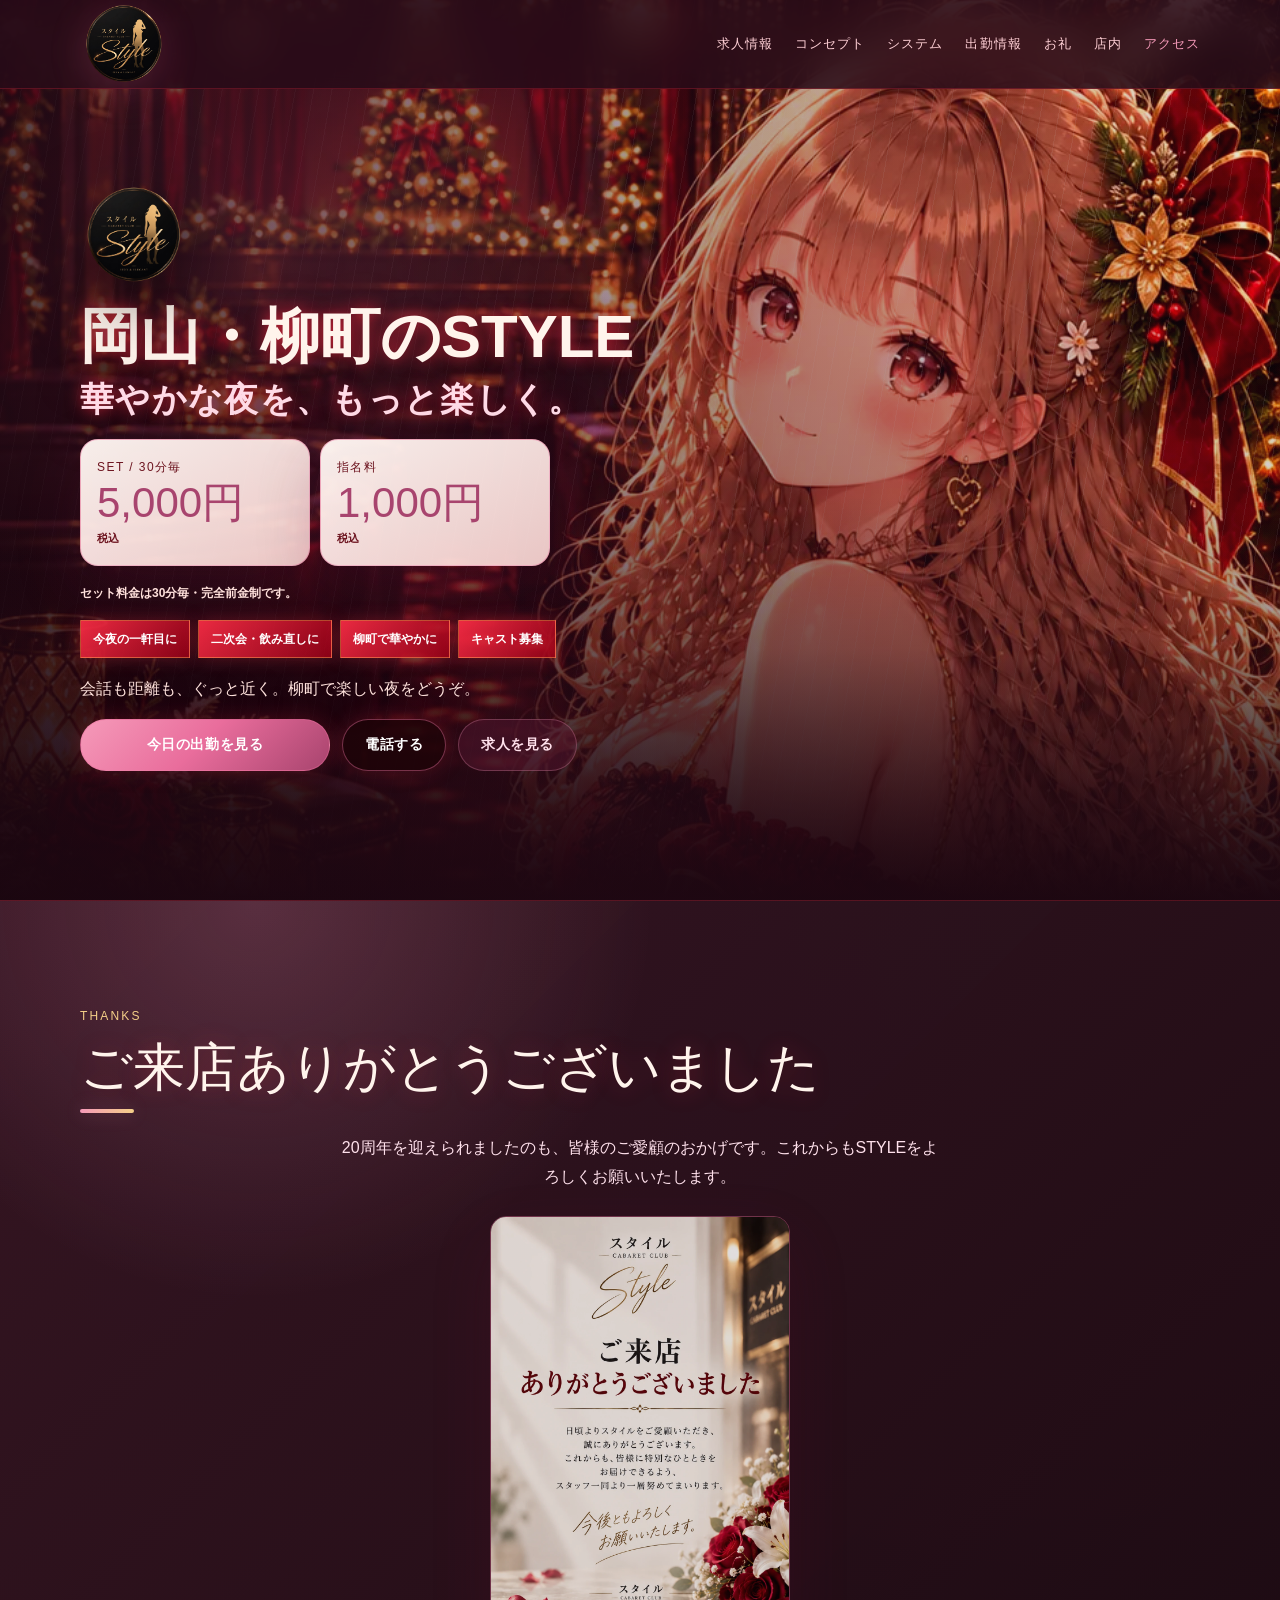
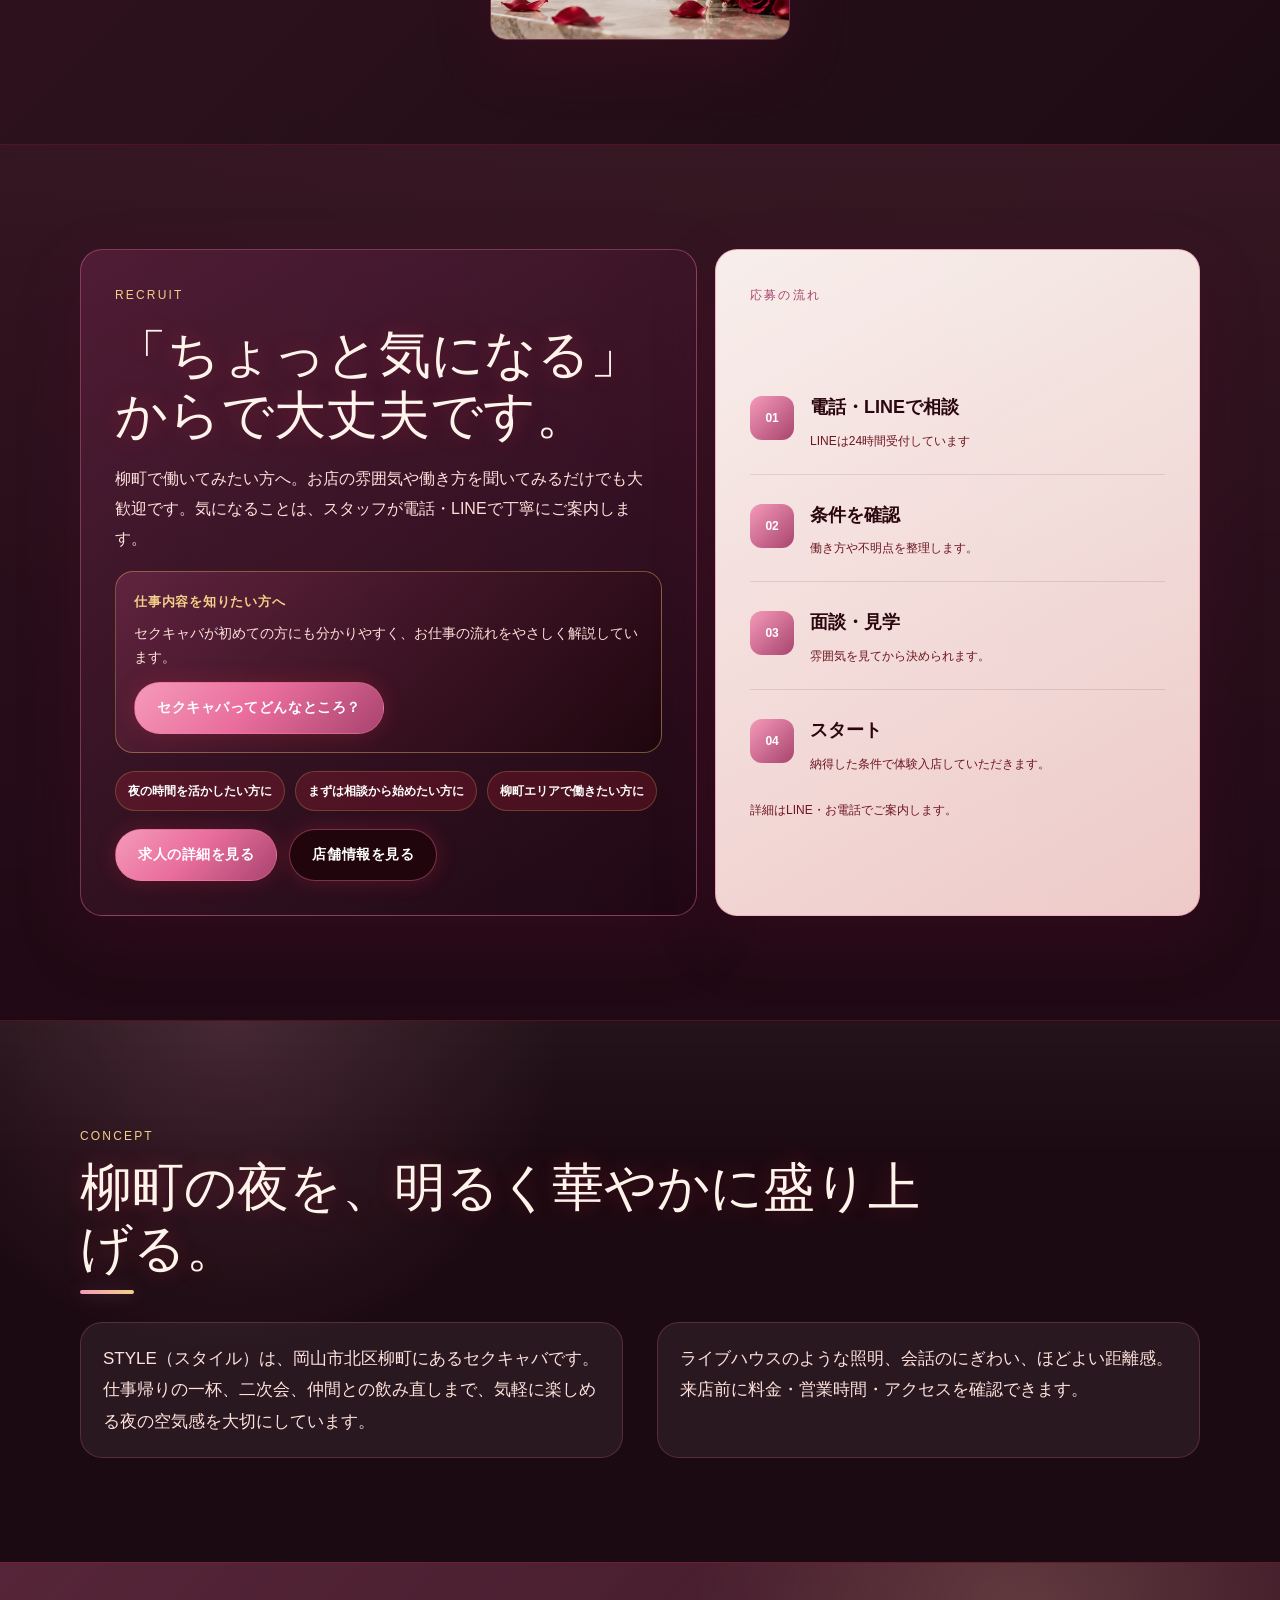
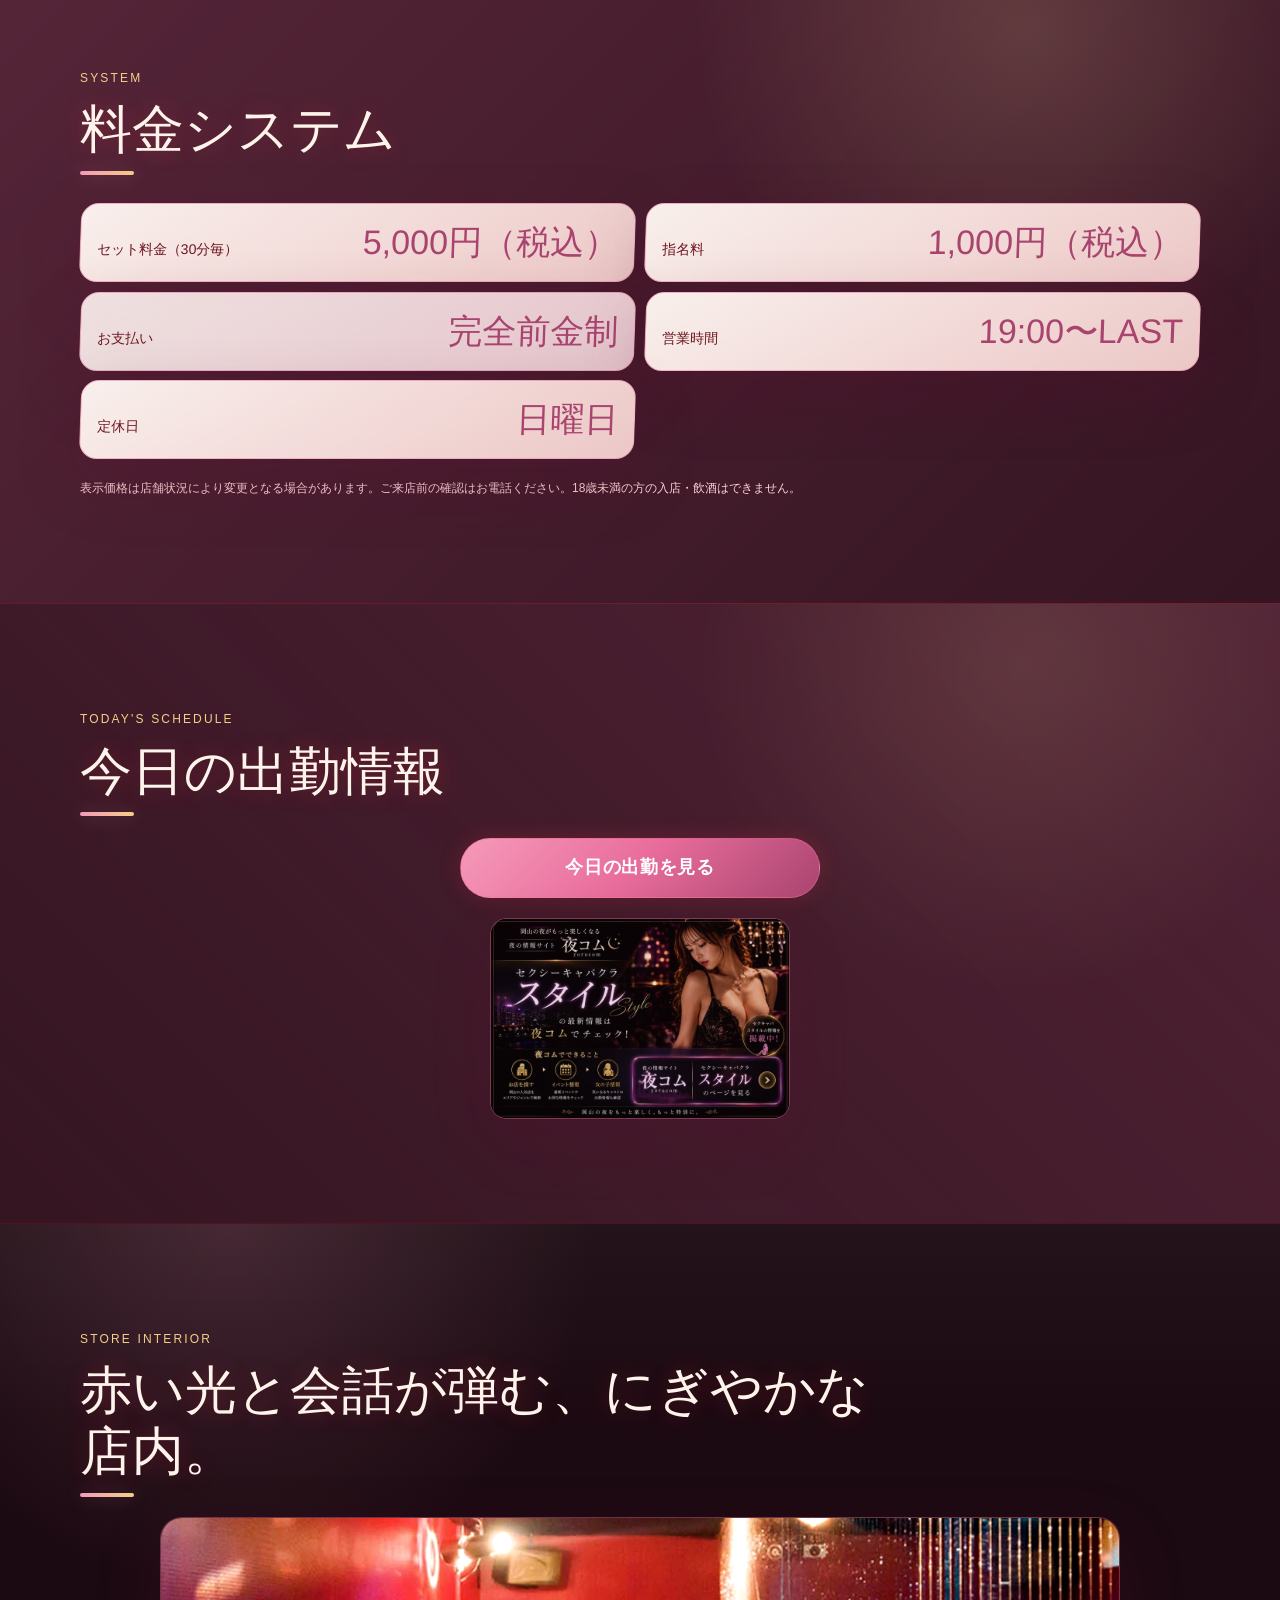
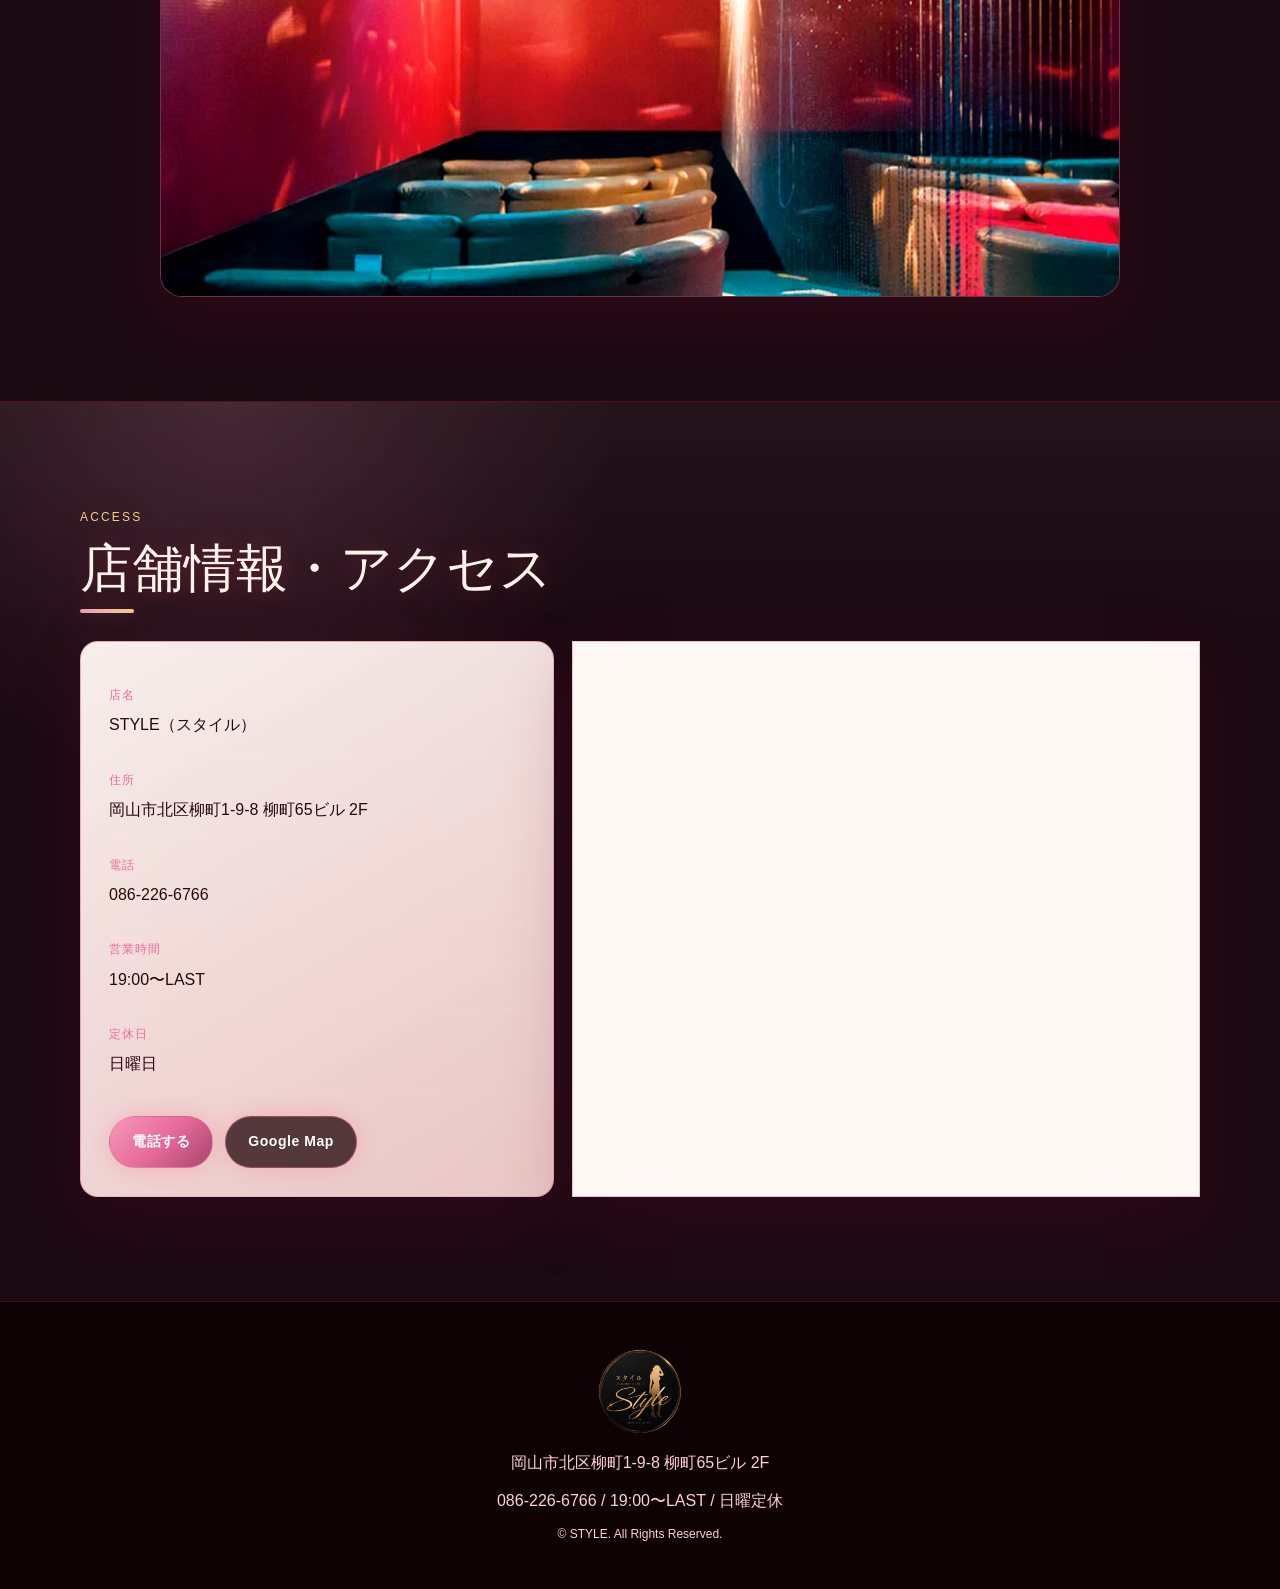
<file: index.html>
<!doctype html>
<html lang="ja">
<head>
  <meta charset="utf-8">
  <meta name="viewport" content="width=device-width, initial-scale=1">
  <title>岡山・柳町のセクキャバ STYLE（スタイル）公式サイト｜キャスト募集・セット5,000円</title>
  <meta name="description" content="岡山市北区柳町のセクキャバ STYLE（スタイル）公式サイト。キャスト募集を強化中。営業時間19:00〜LAST、定休日は日曜日。セット料金5,000円、指名料1,000円。岡山市北区柳町1-9-8 柳町65ビル2F。">
  <link rel="canonical" href="https://okayama-style.com/">
  <meta name="format-detection" content="telephone=no">
  <meta name="theme-color" content="#160407">

  <script async src="https://www.googletagmanager.com/gtag/js?id=G-B4N6NQSVRD"></script>
  <script>
    window.dataLayer = window.dataLayer || [];
    function gtag(){dataLayer.push(arguments);}
    gtag('js', new Date());
    gtag('config', 'G-B4N6NQSVRD');
  </script>

  <meta property="og:type" content="website">
  <meta property="og:locale" content="ja_JP">
  <meta property="og:site_name" content="STYLE（スタイル）">
  <meta property="og:title" content="岡山・柳町のセクキャバ STYLE（スタイル）公式サイト｜キャスト募集">
  <meta property="og:description" content="岡山市北区柳町1-9-8 柳町65ビル2F。キャスト募集を強化中。営業時間19:00〜LAST、セット料金5,000円、指名料1,000円。">
  <meta property="og:url" content="https://okayama-style.com/">
  <meta property="og:image" content="https://okayama-style.com/assets/images/style_hero_christmas_anime_pc.webp">
  <meta property="og:image:alt" content="STYLE（スタイル）の店内写真">
  <meta name="twitter:card" content="summary_large_image">

  <link rel="preload" as="image" href="assets/images/logo.webp" type="image/webp">
  <link rel="preload" as="image" href="assets/images/style_hero_christmas_anime_pc.webp" type="image/webp" media="(min-width: 760px)">
  <link rel="preload" as="image" href="assets/images/style_hero_christmas_anime_sp.webp" type="image/webp" media="(max-width: 759px)">
  <link rel="stylesheet" href="assets/css/style.css?v=20260914-1">

  <script type="application/ld+json">
  {
    "@context": "https://schema.org",
    "@type": "LocalBusiness",
    "@id": "https://okayama-style.com/#localbusiness",
    "name": "STYLE（スタイル）",
    "alternateName": "岡山 STYLE",
    "url": "https://okayama-style.com/",
    "image": "https://okayama-style.com/assets/images/style_hero_christmas_anime_pc.webp",
    "logo": "https://okayama-style.com/assets/images/logo.webp",
    "telephone": "+81-86-226-6766",
    "priceRange": "セット料金 5,000円 / 指名料 1,000円",
    "description": "岡山市北区柳町のセクキャバ STYLE（スタイル）公式サイト。営業時間19:00〜LAST、定休日は日曜日。",
    "address": {
      "@type": "PostalAddress",
      "streetAddress": "柳町1-9-8 柳町65ビル 2F",
      "addressLocality": "岡山市北区",
      "addressRegion": "岡山県",
      "postalCode": "",
      "addressCountry": "JP"
    },
    "areaServed": {
      "@type": "City",
      "name": "岡山市"
    },
    "openingHoursSpecification": [
      {
        "@type": "OpeningHoursSpecification",
        "dayOfWeek": [
          "Monday",
          "Tuesday",
          "Wednesday",
          "Thursday",
          "Friday",
          "Saturday"
        ],
        "opens": "19:00",
        "closes": "23:59"
      }
    ],
    "hasMap": "https://www.google.com/maps/search/?api=1&query=%E5%B2%A1%E5%B1%B1%E5%B8%82%E5%8C%97%E5%8C%BA%E6%9F%B3%E7%94%BA1-9-8"
  }
  </script>
</head>
<body>
  <a class="skip-link" href="#main">本文へ移動</a>

  <header class="site-header" data-header>
    <div class="container header-inner">
      <a class="brand" href="#top" aria-label="STYLE トップへ">
        <img src="assets/images/logo.webp" alt="STYLE（スタイル）" width="180" height="180">
      </a>
      <button class="menu-button" type="button" data-menu-button aria-expanded="false" aria-controls="site-nav">
        <span></span>
        <span></span>
        <span></span>
        <span class="sr-only">メニュー</span>
      </button>
      <nav class="site-nav" id="site-nav" data-nav>
        <a href="recruit.html">求人情報</a>
        <a href="#concept">コンセプト</a>
        <a href="#system">システム</a>
        <a href="#schedule">出勤情報</a>
        <a href="#thanks">お礼</a>
        <a href="#interior">店内</a>
        <a href="#access">アクセス</a>
      </nav>
    </div>
  </header>

  <main id="main">
    <section class="hero" id="top" aria-labelledby="hero-title">
      <div class="hero-media" aria-hidden="true">
        <picture>
          <source media="(max-width: 759px)" srcset="assets/images/style_hero_christmas_anime_sp.webp" type="image/webp">
          <img src="assets/images/style_hero_christmas_anime_pc.webp" alt="">
        </picture>
      </div>
      <div class="container hero-content">
        <div class="hero-logo">
          <img src="assets/images/logo.webp" alt="STYLE" width="260" height="260">
        </div>
        <h1 id="hero-title">
          <span class="hero-title-line">岡山・柳町のSTYLE</span>
          <span class="hero-title-line hero-title-line--message">華やかな夜を、もっと楽しく。</span>
        </h1>
        <div class="hero-prices" aria-label="主要料金">
          <p><span>SET / 30分毎</span><strong>5,000円</strong><small>税込</small></p>
          <p><span>指名料</span><strong>1,000円</strong><small>税込</small></p>
        </div>
        <p class="hero-price-note">セット料金は30分毎・完全前金制です。</p>
        <ul class="night-tags" aria-label="STYLEの楽しみ方">
          <li>今夜の一軒目に</li>
          <li>二次会・飲み直しに</li>
          <li>柳町で華やかに</li>
          <li>キャスト募集</li>
        </ul>
        <p class="hero-lead">会話も距離も、ぐっと近く。柳町で楽しい夜をどうぞ。</p>
        <div class="hero-actions hero-actions--visit">
          <a class="button button-primary" href="https://www.yorucom.com/shopstafflist.asp?castkbn=0&amp;delid=71114855&amp;setworkmode=6" target="_blank" rel="noopener noreferrer">今日の出勤を見る</a>
          <a class="button button-secondary" href="tel:0862266766">電話する</a>
          <a class="button button-quiet" href="recruit.html">求人を見る</a>
        </div>
      </div>
    </section>

    <section class="section event-section" id="thanks" aria-labelledby="thanks-title">
      <div class="container">
        <div class="section-heading">
          <p class="section-label">Thanks</p>
          <h2 id="thanks-title">ご来店ありがとうございました</h2>
        </div>
        <p class="event-lead">20周年を迎えられましたのも、皆様のご愛顧のおかげです。これからもSTYLEをよろしくお願いいたします。</p>
        <a class="yorucom-banner-link" href="assets/images/style-20th-thanks.webp" aria-label="ご来店ありがとうございましたのお礼画像を拡大する">
          <img src="assets/images/style-20th-thanks.webp" alt="スタイル20周年。ご来店ありがとうございました。これからもよろしくお願いいたします。" loading="lazy" width="1054" height="1492">
        </a>
      </div>
    </section>

    <section class="section recruit-section" id="recruit" aria-labelledby="recruit-title">
      <div class="container recruit-layout">
        <div class="recruit-copy">
          <p class="section-label">Recruit</p>
          <h2 id="recruit-title">「ちょっと気になる」からで大丈夫です。</h2>
          <p class="recruit-lead">柳町で働いてみたい方へ。お店の雰囲気や働き方を聞いてみるだけでも大歓迎です。気になることは、スタッフが電話・LINEで丁寧にご案内します。</p>
          <div class="recruit-learning">
            <p class="recruit-learning-label">仕事内容を知りたい方へ</p>
            <p class="recruit-learning-text">セクキャバが初めての方にも分かりやすく、お仕事の流れをやさしく解説しています。</p>
            <a class="button button-primary" href="recruit-dev/index.php">セクキャバってどんなところ？</a>
          </div>
          <ul class="recruit-points" aria-label="求人の見どころ">
            <li>夜の時間を活かしたい方に</li>
            <li>まずは相談から始めたい方に</li>
            <li>柳町エリアで働きたい方に</li>
          </ul>
          <div class="recruit-actions">
            <a class="button button-primary" href="recruit.html">求人の詳細を見る</a>
            <a class="button button-secondary" href="#access">店舗情報を見る</a>
          </div>
        </div>
        <div class="recruit-card">
          <div class="recruit-card-head">応募の流れ</div>
          <ol class="recruit-steps">
            <li>
              <span>01</span>
              <strong>電話・LINEで相談</strong>
              <small>LINEは24時間受付しています</small>
            </li>
            <li>
              <span>02</span>
              <strong>条件を確認</strong>
              <small>働き方や不明点を整理します。</small>
            </li>
            <li>
              <span>03</span>
              <strong>面談・見学</strong>
              <small>雰囲気を見てから決められます。</small>
            </li>
            <li>
              <span>04</span>
              <strong>スタート</strong>
              <small>納得した条件で体験入店していただきます。</small>
            </li>
          </ol>
          <p class="recruit-note">詳細はLINE・お電話でご案内します。</p>
        </div>
      </div>
    </section>

    <section class="section concept-section" id="concept" aria-labelledby="concept-title">
      <div class="container">
        <div class="section-heading">
          <p class="section-label">Concept</p>
          <h2 id="concept-title">柳町の夜を、明るく華やかに盛り上げる。</h2>
        </div>
        <div class="concept-layout">
          <p>STYLE（スタイル）は、岡山市北区柳町にあるセクキャバです。仕事帰りの一杯、二次会、仲間との飲み直しまで、気軽に楽しめる夜の空気感を大切にしています。</p>
          <p>ライブハウスのような照明、会話のにぎわい、ほどよい距離感。来店前に料金・営業時間・アクセスを確認できます。</p>
        </div>
      </div>
    </section>

    <section class="section system-section" id="system" aria-labelledby="system-title">
      <div class="container">
        <div class="section-heading">
          <p class="section-label">System</p>
          <h2 id="system-title">料金システム</h2>
        </div>
        <div class="system-list">
          <div class="system-row">
            <span>セット料金（30分毎）</span>
            <strong>5,000円（税込）</strong>
          </div>
          <div class="system-row">
            <span>指名料</span>
            <strong>1,000円（税込）</strong>
          </div>
          <div class="system-row">
            <span>お支払い</span>
            <strong>完全前金制</strong>
          </div>
          <div class="system-row">
            <span>営業時間</span>
            <strong>19:00〜LAST</strong>
          </div>
          <div class="system-row">
            <span>定休日</span>
            <strong>日曜日</strong>
          </div>
        </div>
        <p class="note">表示価格は店舗状況により変更となる場合があります。ご来店前の確認はお電話ください。18歳未満の方の入店・飲酒はできません。</p>
      </div>
    </section>

    <section class="section schedule-section" id="schedule" aria-labelledby="schedule-title">
      <div class="container">
        <div class="section-heading">
          <p class="section-label">Today's Schedule</p>
          <h2 id="schedule-title">今日の出勤情報</h2>
        </div>
        <div class="schedule-actions">
          <a class="button button-primary yorucom-pc" href="https://www.yorucom.com/shopstafflist.asp?castkbn=0&amp;delid=71114855&amp;setworkmode=6" target="_blank" rel="noopener noreferrer">今日の出勤を見る</a>
          <a class="button button-primary yorucom-sp" href="https://sp.yorucom.com/shopstafflist.asp?castkbn=0&amp;delid=71114855&amp;setworkmode=6" target="_blank" rel="noopener noreferrer">今日の出勤を見る</a>
        </div>
        <a class="yorucom-banner-link yorucom-pc" href="https://www.yorucom.com/mshop/71114855/" target="_blank" rel="noopener noreferrer">
          <img src="assets/images/yorukom_banner.webp" alt="夜の情報サイト 夜コム — セクシーキャバクラ スタイルの最新情報・出勤情報はこちら" loading="lazy" width="1536" height="1024">
        </a>
        <a class="yorucom-banner-link yorucom-sp" href="https://sp.yorucom.com/mshop/71114855" target="_blank" rel="noopener noreferrer">
          <img src="assets/images/yorukom_banner.webp" alt="夜の情報サイト 夜コム — セクシーキャバクラ スタイルの最新情報・出勤情報はこちら" loading="lazy" width="1536" height="1024">
        </a>
      </div>
    </section>

    <section class="section interior-section" id="interior" aria-labelledby="interior-title">
      <div class="container">
        <div class="section-heading">
          <p class="section-label">Store Interior</p>
          <h2 id="interior-title">赤い光と会話が弾む、にぎやかな店内。</h2>
        </div>
        <figure class="interior-photo">
          <img src="assets/images/store.webp" alt="STYLE（スタイル）の華やかな店内写真" loading="lazy" width="1454" height="441">
        </figure>
      </div>
    </section>

    <section class="section access-section" id="access" aria-labelledby="access-title">
      <div class="container">
        <div class="section-heading">
          <p class="section-label">Access</p>
          <h2 id="access-title">店舗情報・アクセス</h2>
        </div>
        <div class="access-layout">
          <div class="shop-info">
            <dl>
              <div>
                <dt>店名</dt>
                <dd>STYLE（スタイル）</dd>
              </div>
              <div>
                <dt>住所</dt>
                <dd>岡山市北区柳町1-9-8 柳町65ビル 2F</dd>
              </div>
              <div>
                <dt>電話</dt>
                <dd><a href="tel:0862266766">086-226-6766</a></dd>
              </div>
              <div>
                <dt>営業時間</dt>
                <dd>19:00〜LAST</dd>
              </div>
              <div>
                <dt>定休日</dt>
                <dd>日曜日</dd>
              </div>
            </dl>
            <div class="access-buttons">
              <a class="button button-primary" href="tel:0862266766">電話する</a>
              <a class="button button-secondary" href="https://www.google.com/maps/search/?api=1&amp;query=%E5%B2%A1%E5%B1%B1%E5%B8%82%E5%8C%97%E5%8C%BA%E6%9F%B3%E7%94%BA1-9-8" target="_blank" rel="noopener">Google Map</a>
            </div>
          </div>
          <div class="map-frame">
            <iframe title="STYLE（スタイル）周辺のGoogle Map" src="https://www.google.com/maps?q=%E5%B2%A1%E5%B1%B1%E5%B8%82%E5%8C%97%E5%8C%BA%E6%9F%B3%E7%94%BA1-9-8&amp;output=embed" loading="lazy" referrerpolicy="no-referrer-when-downgrade"></iframe>
          </div>
        </div>
      </div>
    </section>

  </main>

  <footer class="site-footer">
    <div class="container footer-inner">
      <a class="footer-brand" href="#top">
        <img src="assets/images/logo.webp" alt="STYLE（スタイル）" width="120" height="120">
      </a>
      <p>岡山市北区柳町1-9-8 柳町65ビル 2F</p>
      <p><a href="tel:0862266766">086-226-6766</a> / 19:00〜LAST / 日曜定休</p>
      <small>&copy; STYLE. All Rights Reserved.</small>
    </div>
  </footer>

  <div class="fixed-cta" aria-label="固定ナビゲーション">
    <a href="tel:0862266766">電話する</a>
    <a href="https://sp.yorucom.com/shopstafflist.asp?castkbn=0&amp;delid=71114855&amp;setworkmode=6" target="_blank" rel="noopener noreferrer">出勤情報</a>
  </div>

  <script src="assets/js/main.js" defer></script>
</body>
</html>
</file>
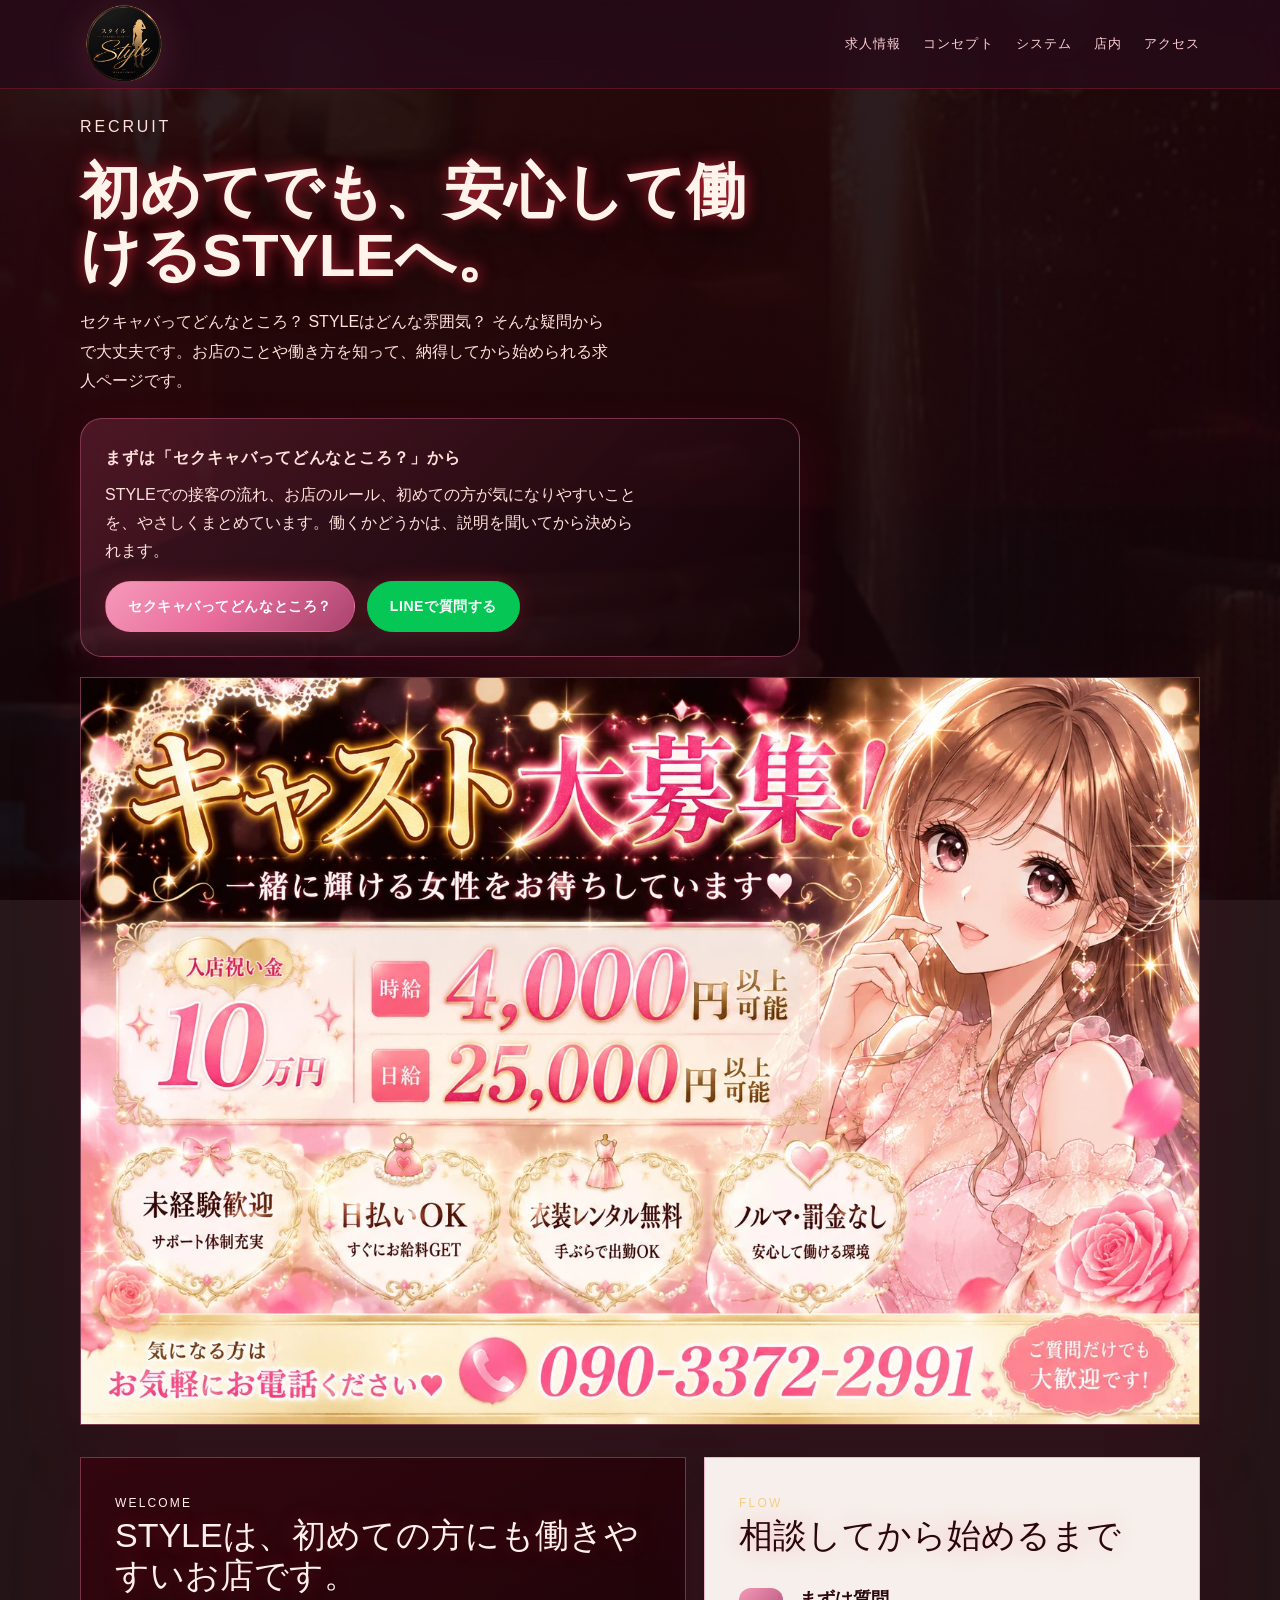
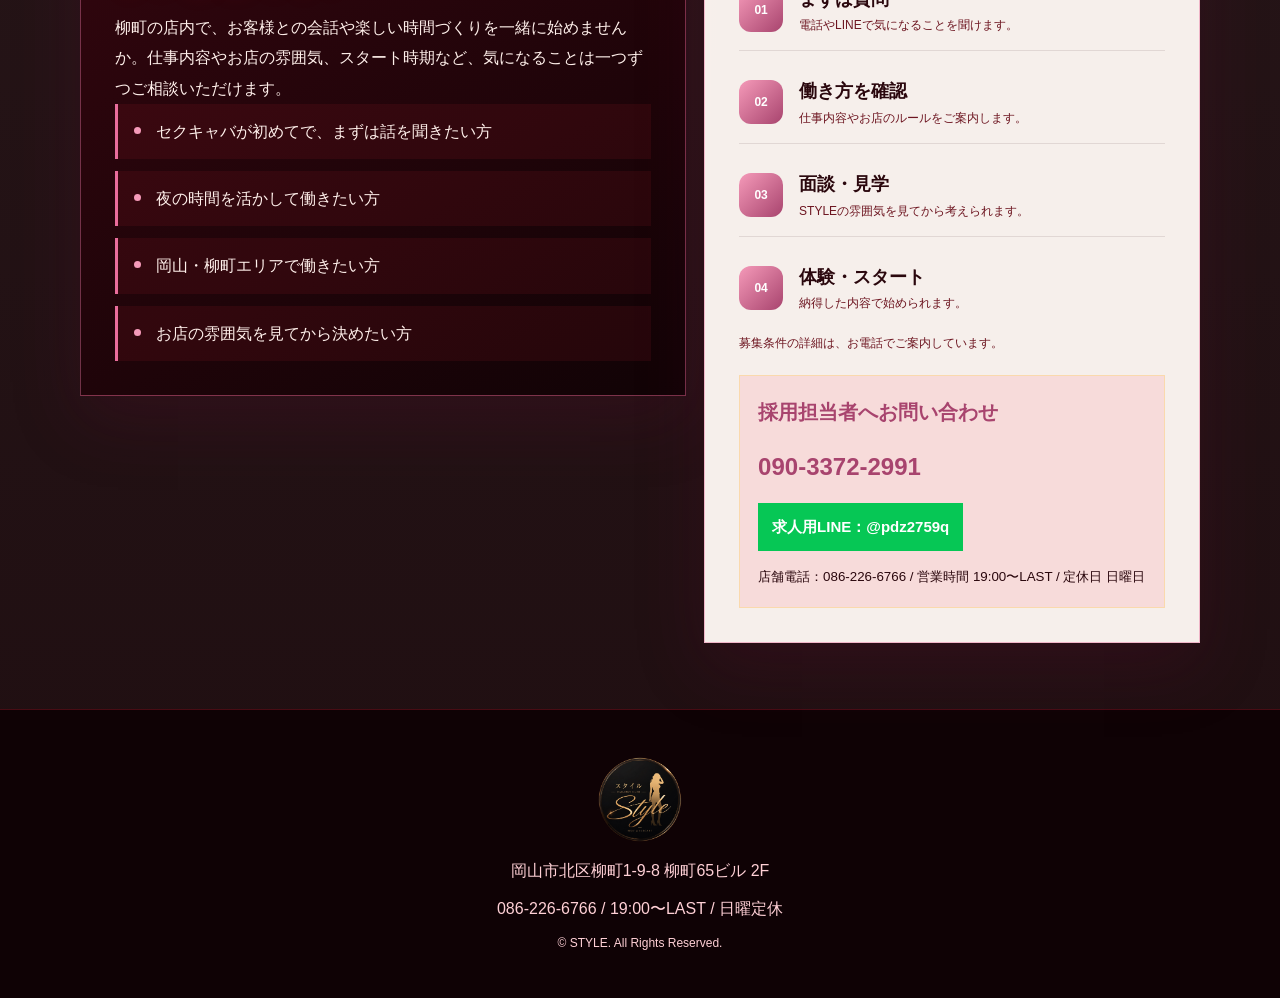
<file: recruit.html>
<!doctype html>
<html lang="ja">
<head>
  <meta charset="utf-8">
  <meta name="viewport" content="width=device-width, initial-scale=1">
  <title>セクキャバってどんなところ？｜岡山・柳町 STYLE（スタイル）求人</title>
  <meta name="description" content="セクキャバが初めての方へ。STYLE（スタイル）のお店の雰囲気、働き方、接客の流れをやさしくご案内します。まずは仕事内容を聞くだけでも大丈夫です。">
  <link rel="canonical" href="https://okayama-style.com/recruit.html">
  <meta name="format-detection" content="telephone=no">
  <meta name="theme-color" content="#160407">
  <script async src="https://www.googletagmanager.com/gtag/js?id=G-B4N6NQSVRD"></script>
  <script>
    window.dataLayer = window.dataLayer || [];
    function gtag(){dataLayer.push(arguments);}
    gtag('js', new Date());
    gtag('config', 'G-B4N6NQSVRD');
  </script>
  <meta property="og:type" content="website">
  <meta property="og:locale" content="ja_JP">
  <meta property="og:site_name" content="STYLE（スタイル）">
  <meta property="og:title" content="セクキャバってどんなところ？｜STYLE（スタイル）求人">
  <meta property="og:description" content="STYLEのお店の雰囲気、働き方、接客の流れをやさしくご案内します。初めての方も、まずは質問だけで大丈夫です。">
  <meta property="og:url" content="https://okayama-style.com/recruit.html">
  <meta property="og:image" content="https://okayama-style.com/assets/images/style_shop_hero_pc_1920x1080.webp">
  <meta property="og:image:alt" content="STYLE（スタイル）の店内写真">
  <meta name="twitter:card" content="summary_large_image">
  <link rel="preload" as="image" href="assets/images/logo.webp" type="image/webp">
  <link rel="stylesheet" href="assets/css/style.css?v=20260810-6">
  <script type="application/ld+json">
  {
    "@context": "https://schema.org",
    "@type": "WebPage",
    "name": "STYLE（スタイル）求人情報",
    "url": "https://okayama-style.com/recruit.html",
    "isPartOf": {"@type": "WebSite", "name": "STYLE（スタイル）", "url": "https://okayama-style.com/"},
    "about": {"@type": "LocalBusiness", "name": "STYLE（スタイル）", "telephone": "+81-86-226-6766", "address": {"@type": "PostalAddress", "streetAddress": "柳町1-9-8 柳町65ビル 2F", "addressLocality": "岡山市北区", "addressRegion": "岡山県", "addressCountry": "JP"}}
  }
  </script>
</head>
<body class="recruit-page">
  <a class="skip-link" href="#main">本文へ移動</a>
  <header class="site-header" data-header>
    <div class="container header-inner">
      <a class="brand" href="index.html" aria-label="STYLE トップへ">
        <img src="assets/images/logo.webp" alt="STYLE（スタイル）" width="180" height="180">
      </a>
      <button class="menu-button" type="button" data-menu-button aria-expanded="false" aria-controls="site-nav">
        <span></span><span></span><span></span><span class="sr-only">メニュー</span>
      </button>
      <nav class="site-nav" id="site-nav" data-nav>
        <a href="index.html#recruit">求人情報</a>
        <a href="index.html#concept">コンセプト</a>
        <a href="index.html#system">システム</a>
        <a href="index.html#interior">店内</a>
        <a href="index.html#access">アクセス</a>
      </nav>
    </div>
  </header>

  <main id="main" class="recruit-page-main">
    <div class="container">
      <header class="recruit-page-hero">
        <p class="section-label">Recruit</p>
        <h1>初めてでも、安心して働けるSTYLEへ。</h1>
        <p>セクキャバってどんなところ？ STYLEはどんな雰囲気？ そんな疑問からで大丈夫です。お店のことや働き方を知って、納得してから始められる求人ページです。</p>
        <div class="recruit-bridge recruit-bridge--featured">
          <p class="recruit-bridge-label">まずは「セクキャバってどんなところ？」から</p>
          <p class="recruit-bridge-text">STYLEでの接客の流れ、お店のルール、初めての方が気になりやすいことを、やさしくまとめています。働くかどうかは、説明を聞いてから決められます。</p>
          <div class="recruit-bridge-actions">
            <a class="button button-primary" href="recruit-dev/index.php">セクキャバってどんなところ？</a>
            <a class="button recruit-bridge-line" href="https://line.me/R/ti/p/%40pdz2759q" target="_blank" rel="noopener noreferrer" data-ga-event="recruit_line_click" data-ga-location="bridge_line">LINEで質問する</a>
          </div>
        </div>
      </header>

      <div class="recruit-visual-link">
        <img class="recruit-visual" src="assets/images/cast_recruit.webp"
          alt="キャスト大募集！入店祝い金10万円、時給4,000円以上・日給25,000円以上可能。未経験歓迎・日払いOK・衣装レンタル無料・ノルマ罰金なし。お気軽にお問い合わせください"
          width="1536" height="1024" loading="eager">
      </div>

      <div class="recruit-detail-grid">
        <section class="recruit-detail-panel recruit-detail-panel--dark" aria-labelledby="recruit-welcome-title">
          <p class="section-label">Welcome</p>
          <h2 id="recruit-welcome-title">STYLEは、初めての方にも働きやすいお店です。</h2>
          <p>柳町の店内で、お客様との会話や楽しい時間づくりを一緒に始めませんか。仕事内容やお店の雰囲気、スタート時期など、気になることは一つずつご相談いただけます。</p>
          <ul class="recruit-detail-list">
            <li>セクキャバが初めてで、まずは話を聞きたい方</li>
            <li>夜の時間を活かして働きたい方</li>
            <li>岡山・柳町エリアで働きたい方</li>
            <li>お店の雰囲気を見てから決めたい方</li>
          </ul>
        </section>

        <section class="recruit-detail-panel" aria-labelledby="recruit-flow-title">
          <p class="section-label">Flow</p>
          <h2 id="recruit-flow-title">相談してから始めるまで</h2>
          <ol class="recruit-steps">
            <li><span>01</span><strong>まずは質問</strong><small>電話やLINEで気になることを聞けます。</small></li>
            <li><span>02</span><strong>働き方を確認</strong><small>仕事内容やお店のルールをご案内します。</small></li>
            <li><span>03</span><strong>面談・見学</strong><small>STYLEの雰囲気を見てから考えられます。</small></li>
            <li><span>04</span><strong>体験・スタート</strong><small>納得した内容で始められます。</small></li>
          </ol>
          <p class="recruit-page-note">募集条件の詳細は、お電話でご案内しています。</p>
          <div class="recruit-contact">
            <strong>採用担当者へお問い合わせ</strong>
            <a href="tel:09033722991">090-3372-2991</a>
            <a class="recruit-line-link" href="https://line.me/R/ti/p/%40pdz2759q" target="_blank" rel="noopener" data-ga-event="recruit_line_click" data-ga-location="contact_line">求人用LINE：@pdz2759q</a>
            <small>店舗電話：086-226-6766 / 営業時間 19:00〜LAST / 定休日 日曜日</small>
          </div>
        </section>
      </div>
    </div>
  </main>

  <footer class="site-footer recruit-page-footer">
    <div class="container footer-inner">
      <a class="footer-brand" href="index.html"><img src="assets/images/logo.webp" alt="STYLE（スタイル）" width="120" height="120"></a>
      <p>岡山市北区柳町1-9-8 柳町65ビル 2F</p>
      <p><a href="tel:0862266766">086-226-6766</a> / 19:00〜LAST / 日曜定休</p>
      <small>&copy; STYLE. All Rights Reserved.</small>
    </div>
  </footer>

  <div class="fixed-cta" aria-label="固定ナビゲーション">
    <a href="tel:0862266766">電話する</a>
    <a href="index.html">店舗サイト</a>
  </div>
  <script>
    document.addEventListener('click', function (event) {
      var link = event.target.closest('a[data-ga-event]');
      if (!link || typeof gtag !== 'function') return;
      gtag('event', link.dataset.gaEvent, {
        page_type: 'recruit',
        link_location: link.dataset.gaLocation,
        link_text: link.textContent.trim()
      });
    });
  </script>
  <script src="assets/js/main.js" defer></script>
</body>
</html>
</file>
<file: assets/css/style.css>
:root {
  --bg: #1c0a12;
  --bg-soft: #351522;
  --panel: rgba(255, 245, 242, 0.94);
  --panel-strong: #fff8f4;
  --gold: #e96d9c;
  --gold-light: #f59ab9;
  --gold-dark: #a8446e;
  --accent: #f4cf88;
  --text: #fff4ec;
  --ink: #2a070d;
  --muted: #ffd0d6;
  --line: rgba(233, 109, 156, 0.44);
  --white-line: rgba(255, 255, 255, 0.16);
  --shadow: 0 24px 64px rgba(92, 14, 48, 0.24);
  --container: min(1120px, calc(100vw - 40px));
}

* {
  box-sizing: border-box;
}

html {
  scroll-behavior: smooth;
}

body {
  margin: 0;
  color: var(--text);
  background:
    radial-gradient(circle at 16% 0%, rgba(245, 154, 185, 0.2), transparent 34%),
    radial-gradient(circle at 84% 14%, rgba(255, 220, 160, 0.14), transparent 28%),
    linear-gradient(180deg, #18070e 0%, #321322 48%, #18070e 100%);
  font-family: "Hiragino Maru Gothic ProN", "ヒラギノ丸ゴ ProN", "Yu Gothic", "YuGothic", Meiryo, sans-serif;
  line-height: 1.85;
  letter-spacing: 0;
}

body.nav-open {
  overflow: hidden;
}

img {
  display: block;
  max-width: 100%;
}

a {
  color: inherit;
  text-decoration: none;
}

.container {
  width: var(--container);
  margin-inline: auto;
}

.skip-link,
.sr-only {
  position: absolute;
  width: 1px;
  height: 1px;
  padding: 0;
  margin: -1px;
  overflow: hidden;
  clip: rect(0, 0, 0, 0);
  white-space: nowrap;
  border: 0;
}

.skip-link:focus {
  z-index: 100;
  top: 12px;
  left: 12px;
  width: auto;
  height: auto;
  clip: auto;
  padding: 10px 14px;
  color: #111;
  background: var(--gold-light);
}

.site-header {
  position: fixed;
  inset: 0 0 auto;
  z-index: 50;
  border-bottom: 1px solid rgba(255, 45, 70, 0.24);
  background: rgba(39, 11, 24, 0.84);
  backdrop-filter: blur(18px);
  transition: background 0.25s ease, border-color 0.25s ease;
}

.site-header.is-scrolled {
  background: rgba(39, 11, 24, 0.96);
  border-color: rgba(255, 45, 70, 0.42);
}

.header-inner {
  min-height: 72px;
  display: flex;
  align-items: center;
  justify-content: space-between;
  gap: 18px;
}

.brand img {
  width: 74px;
  height: 74px;
  object-fit: contain;
  filter: drop-shadow(0 8px 18px rgba(232, 91, 145, 0.18));
}

.menu-button {
  width: 44px;
  height: 44px;
  display: inline-flex;
  flex-direction: column;
  align-items: center;
  justify-content: center;
  gap: 5px;
  padding: 0;
  border: 1px solid var(--line);
  background: rgba(255, 45, 70, 0.12);
  color: #fff;
}

.menu-button span:not(.sr-only) {
  width: 20px;
  height: 1px;
  background: var(--gold-light);
}

.site-nav {
  position: fixed;
  inset: 72px 0 auto;
  display: grid;
  gap: 0;
  padding: 10px 20px 18px;
  transform: translateY(-14px);
  opacity: 0;
  pointer-events: none;
  background: rgb(39, 11, 24);
  border-bottom: 1px solid var(--line);
  transition: opacity 0.2s ease, transform 0.2s ease;
}

.site-nav.is-open {
  transform: translateY(0);
  opacity: 1;
  pointer-events: auto;
}

.site-nav a {
  padding: 12px 0;
  color: var(--muted);
  font-size: 13px;
  letter-spacing: 0.08em;
  text-transform: uppercase;
  border-bottom: 1px solid rgba(255, 255, 255, 0.06);
}

.site-nav a:hover,
.site-nav a.is-active {
  color: var(--gold-light);
}

.hero {
  height: 68svh;
  position: relative;
  display: grid;
  align-items: end;
  overflow: hidden;
  padding: 114px 0 54px;
  isolation: isolate;
}

.hero::before {
  content: "";
  position: absolute;
  inset: 0;
  z-index: -1;
  background:
    linear-gradient(90deg, rgba(34, 8, 20, 0.76) 0%, rgba(58, 14, 34, 0.46) 44%, rgba(135, 35, 72, 0.08) 100%),
    linear-gradient(0deg, #1c0a12 0%, rgba(35, 8, 19, 0.24) 28%, rgba(35, 8, 19, 0.01) 72%),
    radial-gradient(circle at 20% 28%, rgba(245, 125, 169, 0.3), transparent 34%),
    repeating-linear-gradient(100deg, rgba(255, 255, 255, 0.08) 0 1px, transparent 1px 18px);
}

.hero::after {
  content: "";
  position: absolute;
  inset: 0;
  z-index: -1;
  background: linear-gradient(
    to bottom,
    rgba(0, 0, 0, 0) 55%,
    rgba(24, 5, 14, 0.66) 100%
  );
  pointer-events: none;
}

.hero-media {
  position: absolute;
  inset: 0;
  z-index: -2;
}

.hero-media picture,
.hero-media img {
  width: 100%;
  height: 100%;
}

.hero-media picture {
  display: block;
}

.hero-media img {
  object-fit: cover;
  object-position: center 58%;
  filter: saturate(1.18) contrast(1.06) brightness(0.98);
  transform: scale(1.06);
  transform-origin: center 62%;
}

.hero-content {
  display: grid;
  gap: 22px;
  max-width: var(--container);
}

.hero-logo img {
  width: clamp(100px, 23vw, 132px);
  height: auto;
  filter: drop-shadow(0 20px 35px rgba(0, 0, 0, 0.58));
}

h1,
h2,
p {
  margin-block: 0;
}

h1 {
  max-width: 760px;
  color: var(--text);
  font-size: clamp(34px, 10.6vw, 82px);
  line-height: 1.08;
  font-weight: 700;
  text-shadow:
    0 0 16px rgba(255, 45, 70, 0.75),
    0 14px 44px rgba(0, 0, 0, 0.82);
}

.hero-title-line {
  display: block;
}

.hero-title-line--message {
  margin-top: 8px;
  color: #ffdbe7;
  font-size: 0.62em;
  line-height: 1.35;
  letter-spacing: 0.04em;
}

.hero-lead {
  max-width: 650px;
  color: #ffe3dd;
  font-size: clamp(15px, 4vw, 18px);
  text-shadow: 0 10px 30px rgba(0, 0, 0, 0.55);
}

.night-tags {
  display: flex;
  flex-wrap: wrap;
  gap: 8px;
  padding: 0;
  margin: 0;
  list-style: none;
}

.night-tags li {
  padding: 7px 12px;
  color: #fff;
  background: linear-gradient(135deg, rgba(255, 45, 70, 0.9), rgba(169, 0, 24, 0.76));
  border: 1px solid rgba(255, 211, 90, 0.34);
  box-shadow: 0 0 18px rgba(255, 45, 70, 0.28);
  font-family: "Hiragino Kaku Gothic ProN", "Yu Gothic", Meiryo, sans-serif;
  font-size: 12px;
  font-weight: 700;
}

.hero-prices {
  display: grid;
  grid-template-columns: repeat(2, minmax(0, 1fr));
  gap: 10px;
  max-width: 560px;
}

.hero-prices p,
.system-row,
.shop-info,
.recruit-panel {
  border: 1px solid var(--line);
  background:
    linear-gradient(150deg, rgba(255, 248, 244, 0.96), rgba(255, 219, 216, 0.9)),
    linear-gradient(90deg, rgba(255, 45, 70, 0.12), transparent);
  box-shadow: var(--shadow);
  border-radius: 18px;
}

.hero-prices p {
  min-height: 104px;
  display: grid;
  align-content: center;
  gap: 2px;
  padding: 16px;
}

.hero-prices span {
  color: #6d1520;
  font-size: 12px;
  letter-spacing: 0.12em;
  text-transform: uppercase;
}

.hero-prices strong {
  color: var(--gold-dark);
  font-size: clamp(24px, 7vw, 42px);
  line-height: 1.1;
  font-weight: 500;
}

.hero-prices small {
  color: #6d1520;
  font-family: "Hiragino Kaku Gothic ProN", "Yu Gothic", Meiryo, sans-serif;
  font-size: 11px;
  font-weight: 700;
}

.hero-price-note {
  color: #ffe1dc;
  font-family: "Hiragino Kaku Gothic ProN", "Yu Gothic", Meiryo, sans-serif;
  font-size: 12px;
  font-weight: 700;
}

.hero-actions,
.access-buttons {
  display: flex;
  flex-wrap: wrap;
  gap: 12px;
}

.button {
  min-height: 48px;
  display: inline-flex;
  align-items: center;
  justify-content: center;
  padding: 12px 22px;
  border: 1px solid var(--line);
  font-family: "Hiragino Kaku Gothic ProN", "Yu Gothic", Meiryo, sans-serif;
  font-size: 14px;
  font-weight: 700;
  letter-spacing: 0.04em;
  box-shadow: 0 0 22px rgba(255, 45, 70, 0.2);
  transition: transform 0.2s ease, border-color 0.2s ease, background 0.2s ease;
  border-radius: 999px;
}

.button:hover {
  transform: translateY(-2px);
  border-color: var(--gold-light);
}

.button-primary {
  color: #fff;
  background: linear-gradient(135deg, var(--gold-light), var(--gold) 48%, var(--gold-dark));
}

.button-secondary {
  color: #fff;
  background: rgba(30, 4, 8, 0.74);
}

.button-quiet {
  color: #ffe1ec;
  background: rgba(90, 25, 54, 0.44);
  border-color: rgba(245, 154, 185, 0.28);
  box-shadow: none;
}

.section {
  padding: 84px 0;
  background:
    radial-gradient(circle at 18% 0%, rgba(245, 154, 185, 0.16), transparent 28%),
    linear-gradient(180deg, rgba(255, 255, 255, 0.035), transparent 25%),
    var(--bg);
  border-top: 1px solid rgba(255, 45, 70, 0.24);
}

.section-heading {
  display: grid;
  gap: 10px;
  margin-bottom: 28px;
}

.section-heading::after {
  content: "";
  width: 54px;
  height: 4px;
  border-radius: 999px;
  background: linear-gradient(90deg, var(--gold-light), var(--accent));
  box-shadow: 0 0 18px rgba(245, 154, 185, 0.28);
}

.section-label {
  color: var(--accent);
  font-family: "Hiragino Kaku Gothic ProN", "Yu Gothic", Meiryo, sans-serif;
  font-size: 12px;
  letter-spacing: 0.18em;
  text-transform: uppercase;
}

h2 {
  max-width: 840px;
  font-size: clamp(28px, 7vw, 52px);
  line-height: 1.18;
  font-weight: 500;
  text-shadow: 0 0 22px rgba(255, 45, 70, 0.28);
}

.concept-layout {
  display: grid;
  gap: 18px;
  color: #ffe1dc;
  font-size: 16px;
}

.concept-layout p {
  padding: 20px 22px;
  border: 1px solid rgba(233, 109, 156, 0.24);
  border-radius: 22px;
  background: rgba(255, 245, 242, 0.06);
}

.event-section {
  background:
    radial-gradient(circle at 20% 0%, rgba(245, 154, 185, 0.2), transparent 30%),
    linear-gradient(135deg, rgba(53, 21, 34, 0.96), rgba(28, 10, 18, 0.98));
}

.event-lead {
  max-width: 600px;
  margin: -8px auto 24px;
  color: #ffe1ec;
  font-size: 16px;
  text-align: center;
}

.event-card {
  width: min(100%, 520px);
  margin: 0 auto;
  overflow: hidden;
  border: 1px solid rgba(245, 154, 185, 0.5);
  border-radius: 24px;
  background: #160407;
  box-shadow: 0 24px 64px rgba(92, 14, 48, 0.3);
}

.event-card img {
  width: 100%;
  height: auto;
}

.event-cards {
  display: grid;
  grid-template-columns: repeat(2, min(100%, 380px));
  justify-content: center;
  gap: 24px;
}

.event-cards .event-card {
  width: 100%;
  margin: 0;
}

.system-section {
  background:
    radial-gradient(circle at 80% 10%, rgba(255, 220, 160, 0.16), transparent 28%),
    linear-gradient(135deg, rgba(233, 109, 156, 0.18), rgba(53, 21, 34, 0.86)),
    var(--bg-soft);
}

.system-list {
  display: grid;
  gap: 10px;
}

.system-row {
  display: flex;
  align-items: baseline;
  justify-content: space-between;
  gap: 18px;
  padding: 18px 16px;
  transform: skewX(-2deg);
}

.system-row:nth-child(3) {
  background:
    linear-gradient(150deg, rgba(255, 245, 242, 0.9), rgba(255, 224, 230, 0.86)),
    linear-gradient(90deg, rgba(233, 109, 156, 0.1), transparent);
}

.system-row span {
  color: #6d1520;
  font-size: 14px;
}

.system-row strong {
  color: var(--gold-dark);
  font-size: clamp(20px, 6vw, 34px);
  line-height: 1.2;
  font-weight: 500;
  text-align: right;
}

.note {
  margin-top: 18px;
  color: var(--muted);
  font-family: "Hiragino Kaku Gothic ProN", "Yu Gothic", Meiryo, sans-serif;
  font-size: 12px;
}

.interior-photo {
  margin: 0;
  border: 1px solid var(--line);
  background: #120305;
  box-shadow: var(--shadow);
  border-radius: 22px;
  overflow: hidden;
}

.interior-photo img {
  width: 100%;
  aspect-ratio: 3 / 2;
  object-fit: cover;
  filter: saturate(1.2) contrast(1.08);
}

.access-layout {
  display: grid;
  gap: 18px;
}

.shop-info {
  padding: 22px;
}

.shop-info dl {
  display: grid;
  gap: 0;
  margin: 0 0 22px;
}

.shop-info dl div {
  display: grid;
  gap: 4px;
  padding: 14px 0;
  border-bottom: 1px solid rgba(255, 255, 255, 0.08);
}

.shop-info dt {
  color: var(--gold);
  font-family: "Hiragino Kaku Gothic ProN", "Yu Gothic", Meiryo, sans-serif;
  font-size: 12px;
  letter-spacing: 0.08em;
}

.shop-info dd {
  margin: 0;
  color: var(--ink);
  font-size: 16px;
}

.map-frame {
  min-height: 340px;
  overflow: hidden;
  border: 1px solid var(--line);
  background: var(--panel-strong);
  box-shadow: var(--shadow);
}

.map-frame iframe {
  width: 100%;
  height: 100%;
  min-height: 340px;
  display: block;
  border: 0;
  filter: saturate(1.2) contrast(1.08);
}

.schedule-section {
  background:
    radial-gradient(circle at 80% 10%, rgba(255, 220, 160, 0.12), transparent 28%),
    linear-gradient(225deg, rgba(233, 109, 156, 0.15), rgba(53, 21, 34, 0.88)),
    var(--bg-soft);
}

.schedule-lead {
  color: #ffe1dc;
  font-size: 16px;
  margin-bottom: 24px;
}

.yorucom-banner-link {
  display: block;
  width: min(100%, 300px);
  margin: 20px auto 0;
  border: 1px solid var(--line);
  border-radius: 16px;
  box-shadow: var(--shadow);
  overflow: hidden;
  opacity: 0.86;
  transition: transform 0.2s ease, box-shadow 0.2s ease;
}

.yorucom-banner-link:hover {
  transform: translateY(-2px);
  box-shadow: 0 32px 90px rgba(120, 0, 20, 0.48);
}

.yorucom-banner-link img {
  width: 100%;
  height: auto;
  display: block;
}

.schedule-actions {
  display: flex;
  justify-content: center;
  flex-wrap: wrap;
  gap: 12px;
  margin-bottom: 6px;
}

.schedule-actions .button {
  min-width: min(100%, 360px);
  min-height: 60px;
  font-size: 18px;
}

.schedule-section .section-heading {
  margin-bottom: 22px;
}

.yorucom-sp {
  display: none;
}

.recruit-section {
  background:
    linear-gradient(rgba(53, 21, 34, 0.8), rgba(30, 8, 19, 0.9)),
    url("../images/store.webp") center / cover fixed;
}

.recruit-layout {
  display: grid;
  gap: 18px;
}

.recruit-copy,
.recruit-card {
  border: 1px solid var(--line);
  box-shadow: var(--shadow);
  border-radius: 22px;
}

.recruit-copy {
  display: grid;
  gap: 18px;
  padding: 26px;
  color: var(--text);
  background:
    linear-gradient(150deg, rgba(79, 28, 53, 0.9), rgba(30, 8, 19, 0.88)),
    linear-gradient(90deg, rgba(245, 154, 185, 0.16), transparent);
}

.recruit-copy .section-label {
  color: var(--accent);
}

.recruit-copy h2 {
  max-width: 760px;
}

.recruit-lead {
  max-width: 60ch;
  color: #ffe1dc;
  font-size: 16px;
}

.recruit-learning {
  display: grid;
  gap: 8px;
  padding: 18px;
  border: 1px solid rgba(242, 197, 106, 0.38);
  border-radius: 18px;
  background: linear-gradient(135deg, rgba(232, 91, 145, 0.2), rgba(26, 3, 8, 0.56));
}

.recruit-learning-label {
  color: var(--accent);
  font-size: 13px;
  font-weight: 700;
  letter-spacing: 0.06em;
}

.recruit-learning-text {
  color: #ffe1dc;
  font-family: "Hiragino Kaku Gothic ProN", "Yu Gothic", Meiryo, sans-serif;
  font-size: 14px;
  line-height: 1.7;
}

.recruit-learning .button {
  width: fit-content;
  margin-top: 4px;
}

.recruit-points {
  display: flex;
  flex-wrap: wrap;
  gap: 10px;
  padding: 0;
  margin: 0;
  list-style: none;
}

.recruit-points li {
  padding: 8px 12px;
  color: #fff;
  background: rgba(255, 45, 70, 0.16);
  border: 1px solid rgba(255, 211, 90, 0.22);
  border-radius: 999px;
  font-family: "Hiragino Kaku Gothic ProN", "Yu Gothic", Meiryo, sans-serif;
  font-size: 12px;
  font-weight: 700;
}

.recruit-actions {
  display: flex;
  flex-wrap: wrap;
  gap: 12px;
}

.recruit-card {
  display: grid;
  gap: 16px;
  padding: 22px;
  color: var(--ink);
  background:
    linear-gradient(150deg, rgba(255, 248, 244, 0.96), rgba(255, 219, 216, 0.92)),
    linear-gradient(90deg, rgba(255, 45, 70, 0.08), transparent);
}

.recruit-card-head {
  color: var(--gold-dark);
  font-family: "Hiragino Kaku Gothic ProN", "Yu Gothic", Meiryo, sans-serif;
  font-size: 12px;
  letter-spacing: 0.18em;
  text-transform: uppercase;
}

.recruit-steps {
  display: grid;
  gap: 12px;
  padding: 0;
  margin: 0;
  list-style: none;
}

.recruit-steps li {
  display: grid;
  grid-template-columns: 48px 1fr;
  gap: 4px 12px;
  align-items: start;
  padding: 14px 0;
  border-bottom: 1px solid rgba(42, 7, 13, 0.1);
}

.recruit-steps li:last-child {
  border-bottom: 0;
  padding-bottom: 0;
}

.recruit-steps span {
  grid-row: 1 / span 2;
  display: inline-grid;
  place-items: center;
  width: 44px;
  height: 44px;
  border-radius: 12px;
  color: #fff;
  background: linear-gradient(135deg, var(--gold-light), var(--gold-dark));
  font-family: "Hiragino Kaku Gothic ProN", "Yu Gothic", Meiryo, sans-serif;
  font-size: 12px;
  font-weight: 700;
}

.recruit-steps strong {
  color: var(--ink);
  font-size: 18px;
  line-height: 1.3;
  font-weight: 600;
}

.recruit-steps small {
  color: #6d1520;
  font-family: "Hiragino Kaku Gothic ProN", "Yu Gothic", Meiryo, sans-serif;
  font-size: 12px;
  line-height: 1.7;
}

.recruit-note {
  margin-top: 2px;
  color: #6d1520;
  font-family: "Hiragino Kaku Gothic ProN", "Yu Gothic", Meiryo, sans-serif;
  font-size: 12px;
}

.recruit-page {
  background:
    linear-gradient(rgba(22, 4, 7, 0.9), rgba(22, 4, 7, 0.96)),
    url("../images/store.webp") center / cover fixed;
}

.recruit-page-main {
  padding: 112px 0 48px;
}

.recruit-page-hero {
  display: grid;
  gap: 18px;
  max-width: 820px;
  margin-bottom: 20px;
  color: var(--text);
}

.recruit-page-hero h1 {
  max-width: 720px;
}

.recruit-page-hero p {
  max-width: 60ch;
  color: #ffe1dc;
  font-size: 16px;
}

.recruit-page-actions {
  display: flex;
  flex-wrap: wrap;
  gap: 12px;
  margin-top: 4px;
}

.recruit-visual-link {
  display: block;
  margin-bottom: 32px;
  border: 1px solid var(--line);
  box-shadow: var(--shadow);
  overflow: hidden;
  transition: transform 0.2s ease, box-shadow 0.2s ease;
}

.recruit-visual-link:hover {
  transform: translateY(-2px);
  box-shadow: 0 32px 90px rgba(120, 0, 20, 0.48);
}

.recruit-visual {
  width: 100%;
  height: auto;
  display: block;
}

.recruit-detail-grid {
  display: grid;
  gap: 18px;
}

.recruit-detail-panel {
  padding: 26px;
  border: 1px solid var(--line);
  box-shadow: var(--shadow);
  background: rgba(255, 248, 244, 0.96);
  color: var(--ink);
}

.recruit-detail-panel--dark {
  color: var(--text);
  background: linear-gradient(150deg, rgba(52, 5, 14, 0.96), rgba(16, 2, 5, 0.94));
}

.recruit-detail-panel h2 {
  margin-bottom: 18px;
  font-size: clamp(24px, 5vw, 34px);
}

.recruit-detail-panel--dark h2,
.recruit-detail-panel--dark p,
.recruit-detail-panel--dark li {
  color: #fff0eb;
}

.recruit-detail-panel p,
.recruit-detail-panel li {
  font-family: "Hiragino Kaku Gothic ProN", "Yu Gothic", Meiryo, sans-serif;
}

.recruit-detail-panel p {
  line-height: 1.9;
}

.recruit-detail-list {
  display: grid;
  gap: 12px;
  padding: 0;
  margin: 0;
  list-style: none;
}

.recruit-detail-list li {
  position: relative;
  padding: 14px 16px 14px 38px;
  border-left: 3px solid var(--gold);
  background: rgba(255, 45, 70, 0.08);
  line-height: 1.7;
}

.recruit-detail-list li::before {
  content: "";
  position: absolute;
  top: 23px;
  left: 16px;
  width: 7px;
  height: 7px;
  border-radius: 50%;
  background: var(--gold-light);
}

.recruit-page-note {
  margin-top: 18px;
  color: #6d1520;
  font-size: 12px;
}

.recruit-contact {
  display: grid;
  gap: 14px;
  margin-top: 20px;
  padding: 18px;
  border: 1px solid rgba(255, 211, 90, 0.35);
  background: rgba(255, 45, 70, 0.1);
}

.recruit-contact strong {
  color: var(--gold-dark);
  font-size: 20px;
}

.recruit-contact a {
  color: var(--gold-dark);
  font-size: 24px;
  font-weight: 700;
}

.recruit-contact .recruit-line-link {
  width: fit-content;
  padding: 10px 14px;
  color: #fff;
  background: #06c755;
  font-family: "Hiragino Kaku Gothic ProN", "Yu Gothic", Meiryo, sans-serif;
  font-size: 15px;
  font-weight: 700;
}

.recruit-page-footer {
  margin-top: 18px;
}

.recruit-bridge {
  margin-bottom: 32px;
  padding: 20px 24px;
  border: 1px solid var(--line);
  border-radius: 22px;
  background: rgba(16, 2, 5, 0.6);
}

.recruit-bridge--featured {
  width: min(100%, 720px);
  margin: 4px 0 0;
  padding: 24px;
  background: linear-gradient(135deg, rgba(232, 91, 145, 0.2), rgba(16, 2, 5, 0.72));
  box-shadow: 0 18px 44px rgba(120, 0, 48, 0.24);
}

.recruit-bridge-label {
  margin: 0 0 8px;
  color: var(--accent);
  font-family: "Hiragino Kaku Gothic ProN", "Yu Gothic", Meiryo, sans-serif;
  font-size: 13px;
  font-weight: 700;
  letter-spacing: 0.06em;
}

.recruit-bridge-text {
  margin: 0 0 16px;
  color: var(--muted);
  font-family: "Hiragino Kaku Gothic ProN", "Yu Gothic", Meiryo, sans-serif;
  font-size: 14px;
  line-height: 1.75;
}

.recruit-bridge-actions {
  display: flex;
  flex-wrap: wrap;
  gap: 12px;
}

.recruit-bridge-line {
  color: #fff;
  background: #06c755;
  border-color: #06c755;
}

.recruit-bridge-line:hover {
  background: #05b04c;
  border-color: #05b04c;
}

.recruit-panel p {
  color: #ffe1dc;
}

.site-footer {
  padding: 42px 0 90px;
  color: var(--muted);
  background: #0f0205;
  border-top: 1px solid rgba(255, 45, 70, 0.24);
  text-align: center;
}

.footer-inner {
  display: grid;
  justify-items: center;
  gap: 8px;
}

.footer-brand img {
  width: 96px;
  height: auto;
}

.site-footer small {
  font-family: "Hiragino Kaku Gothic ProN", "Yu Gothic", Meiryo, sans-serif;
  font-size: 12px;
}

.fixed-cta {
  position: fixed;
  z-index: 60;
  right: 10px;
  bottom: 10px;
  left: 10px;
  display: grid;
  grid-template-columns: 1fr 1fr;
  gap: 8px;
}

.fixed-cta a {
  min-height: 52px;
  display: grid;
  place-items: center;
  border: 1px solid var(--line);
  color: #fff;
  background: linear-gradient(135deg, var(--gold-light), var(--gold));
  font-family: "Hiragino Kaku Gothic ProN", "Yu Gothic", Meiryo, sans-serif;
  font-size: 14px;
  font-weight: 700;
}

.fixed-cta a:last-child {
  color: #fff;
  background: rgba(20, 2, 6, 0.96);
}

body.nav-open .fixed-cta {
  display: none;
}

@media (max-width: 759px) {
  .hero {
    align-items: start;
    height: auto;
    min-height: 760px;
    padding: 70px 0 40px;
  }


  .hero::before {
    background:
      linear-gradient(90deg, rgba(34, 8, 20, 0.48) 0%, rgba(58, 14, 34, 0.22) 52%, rgba(135, 35, 72, 0.04) 100%),
      linear-gradient(0deg, #1c0a12 0%, rgba(35, 8, 19, 0.08) 38%, rgba(35, 8, 19, 0) 72%),
      radial-gradient(circle at 22% 64%, rgba(245, 125, 169, 0.2), transparent 34%);
  }

  .hero-actions {
    display: none;
    margin-top: 150px;
  }

  .hero-logo {
    display: none;
  }

  h1 {
    max-width: 100%;
    font-size: clamp(30px, 9.4vw, 39px);
    line-height: 1.05;
  }

  .hero-title-line {
    display: block;
    white-space: nowrap;
  }

  .hero-title-line--message {
    white-space: normal;
    font-size: 0.58em;
    letter-spacing: 0.02em;
  }

  .hero-content {
    gap: 10px;
    align-content: start;
    padding-top: 18px;
  }

  .night-tags,
  .hero-lead {
    display: none;
  }

  .hero-prices {
    gap: 8px;
    width: min(100%, 150px);
    grid-template-columns: 1fr;
    margin-top: 12px;
  }

  .hero-prices p {
    min-height: 58px;
    padding: 10px 12px;
    background:
      linear-gradient(150deg, rgba(24, 3, 7, 0.72), rgba(80, 8, 18, 0.62)),
      linear-gradient(90deg, rgba(255, 45, 70, 0.12), transparent);
    backdrop-filter: blur(5px);
  }

  .hero-prices span {
    color: #ffd0d6;
  }

  .hero-prices small {
    color: #ffd0d6;
    font-size: 10px;
  }

  .hero-prices strong {
    color: #fff4ec;
    font-size: clamp(22px, 6.8vw, 28px);
    text-shadow: 0 0 18px rgba(255, 45, 70, 0.65);
  }

  .hero-price-note {
    width: min(100%, 220px);
    font-size: 11px;
    line-height: 1.5;
  }

  .hero-media img {
    object-position: 62% 25%;
    filter: saturate(1.12) contrast(1.02) brightness(1.03);
    transform: scale(1.06);
    transform-origin: 82% 386%;
  }

  .recruit-section {
    background-attachment: scroll;
  }

  .recruit-page {
    background-attachment: scroll;
  }

  .recruit-page-main {
    padding-top: 88px;
  }

  .recruit-page-hero h1 {
    font-size: clamp(30px, 8.5vw, 42px);
  }

  .recruit-detail-panel {
    padding: 22px;
  }

  .interior-photo {
    max-width: 330px;
    margin-inline: auto;
    height: 180px;
    overflow: hidden;
  }

  .event-card {
    width: min(100%, 330px);
    border-radius: 20px;
  }

  .event-cards {
    grid-template-columns: min(100%, 330px);
  }

  .interior-photo img {
    height: 100%;
    aspect-ratio: auto;
    object-position: center 38%;
  }

  .yorucom-pc {
    display: none;
  }

  .yorucom-sp {
    display: block;
  }

  .yorucom-banner-link {
    width: min(100%, 240px);
  }

  .schedule-actions .button {
    width: 100%;
  }

  .hero-actions--visit {
    display: grid;
    grid-template-columns: 1.4fr 1fr;
    /* 人物の腰付近まで下げる。これ以上下げると固定CTA(下端62px)に隠れる */
    margin-top: 40px;
  }

  .hero-actions--visit .button-primary {
    grid-column: 1 / -1;
  }
}

@media (max-width: 430px) {
  .hero-media img {
    /* 下端を基準(100%)に拡大することで、下に隙間を作らず人物を上へ寄せる */
    transform: scale(1.4);
    transform-origin: 62% 100%;
  }
}

@media (min-width: 760px) {
  .menu-button {
    display: none;
  }

  .site-nav {
    position: static;
    display: flex;
    align-items: center;
    gap: 22px;
    padding: 0;
    transform: none;
    opacity: 1;
    pointer-events: auto;
    background: transparent;
    border: 0;
  }

  .site-nav a {
    border: 0;
  }

  .hero {
    height: 100vh;
    align-items: center;
    padding: 92px 0 40px;
  }

  .hero-content {
    gap: 16px;
  }

  .hero-logo img {
    width: min(10vw, 108px);
  }

  h1 {
    font-size: clamp(42px, 5.4vw, 60px);
  }

  .hero-title-line--message {
    font-size: 0.56em;
  }

  .hero-lead {
    max-width: 620px;
    font-size: 16px;
  }

  .hero-prices p {
    min-height: 88px;
  }

  .hero-media img {
    object-position: 74% center;
    transform: none;
  }

  .hero-prices {
    grid-template-columns: repeat(2, 230px);
  }

  .hero-actions--visit .button-primary {
    min-width: 250px;
  }

  .interior-section .section-heading {
    margin-bottom: 20px;
  }

  .interior-photo {
    max-width: 960px;
    height: 380px;
    margin-inline: auto;
    overflow: hidden;
  }

  .interior-photo img {
    height: 100%;
    aspect-ratio: auto;
    object-position: center 44%;
  }

  .concept-layout {
    grid-template-columns: 1fr 1fr;
    gap: 34px;
    font-size: 17px;
  }

  .system-list {
    grid-template-columns: repeat(2, minmax(0, 1fr));
  }

  .access-layout {
    grid-template-columns: 0.86fr 1.14fr;
    align-items: stretch;
  }

  .shop-info {
    padding: 28px;
  }

  .recruit-layout {
    grid-template-columns: 1.12fr 0.88fr;
    align-items: stretch;
  }

  .recruit-detail-grid {
    grid-template-columns: 1.1fr 0.9fr;
    align-items: start;
  }

  .recruit-detail-panel {
    padding: 34px;
  }

  .recruit-copy,
  .recruit-card {
    padding: 34px;
  }

  .recruit-steps {
    gap: 14px;
  }

  .recruit-steps li {
    padding: 15px 0;
  }

  .site-footer {
    padding-bottom: 44px;
  }

  .fixed-cta {
    display: none;
  }
}

@media (min-width: 1040px) {
  .section {
    padding: 104px 0;
  }

  .header-inner {
    min-height: 84px;
  }

  .brand img {
    width: 88px;
    height: 88px;
  }
}

@media (prefers-reduced-motion: reduce) {
  *,
  *::before,
  *::after {
    scroll-behavior: auto !important;
    transition-duration: 0.01ms !important;
    animation-duration: 0.01ms !important;
    animation-iteration-count: 1 !important;
  }
}
</file>
